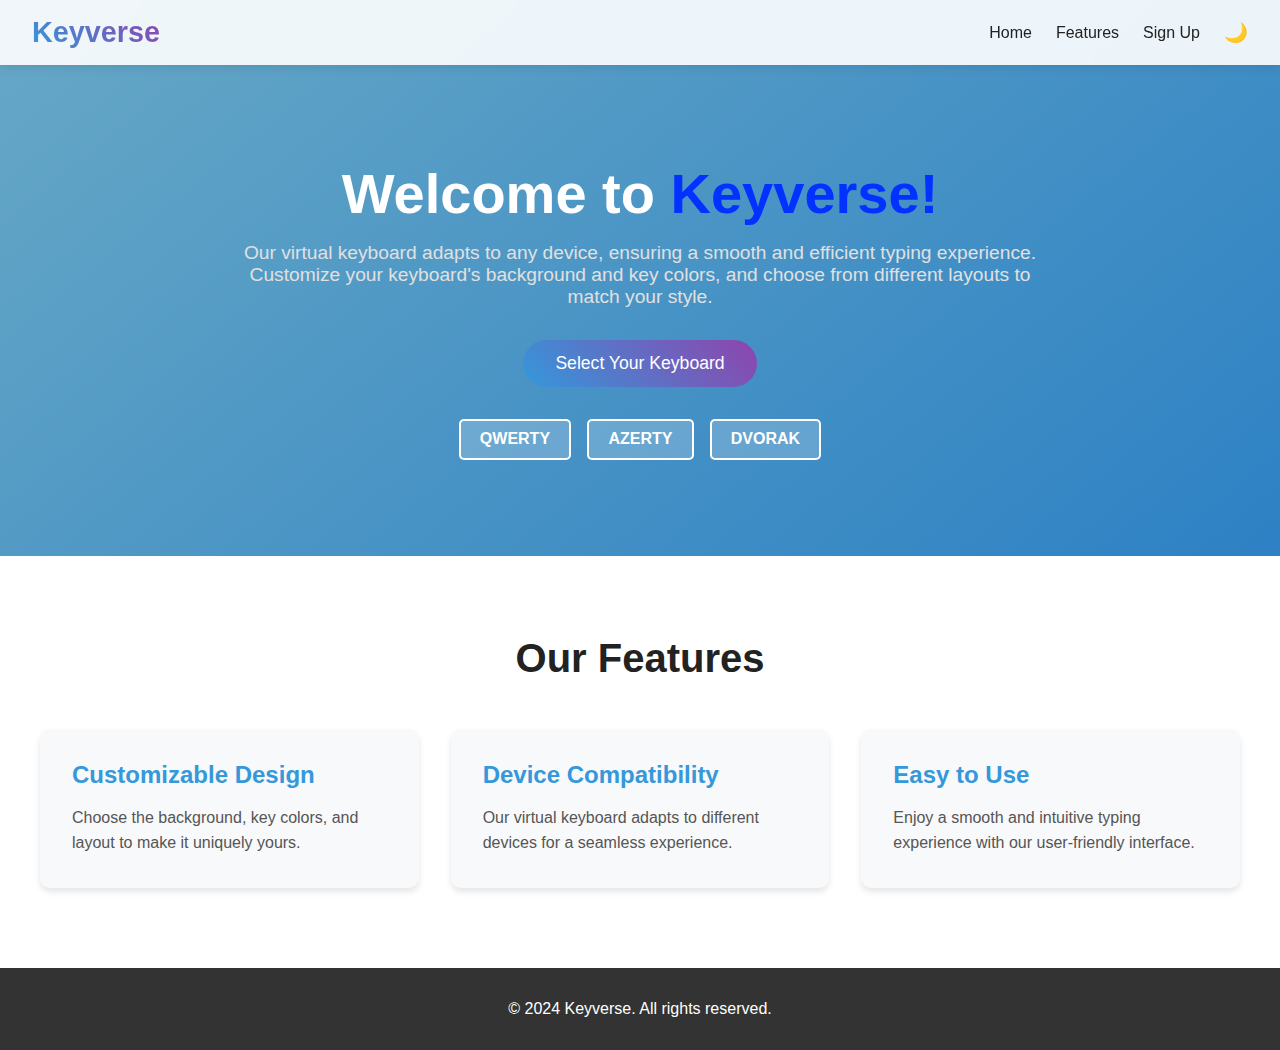
<file: index.html>
<!DOCTYPE html>
<html lang="en">
<head>
    <meta charset="UTF-8">
    <meta name="viewport" content="width=device-width, initial-scale=1.0">
    <title>Keyverse - Virtual Keyboard Project</title>
    <style>
        * {
            margin: 0;
            padding: 0;
            box-sizing: border-box;
        }

        body {
            font-family: 'Arial', sans-serif;
            min-height: 100vh;
            background: linear-gradient(to bottom right, #67a8c6, #1b75c4);
            color: #222; /* Darker text color for better contrast */
            transition: background-color 0.3s, color 0.3s;
        }

        body.dark-mode {
            background: linear-gradient(to bottom right, #1a1a2e, #16213e);
            color: #f0f0f0;
        }

        header {
            position: sticky;
            top: 0;
            z-index: 1000;
            width: 100%;
            padding: 1rem 2rem;
            background-color: rgba(255, 255, 255, 0.9);
            backdrop-filter: blur(10px);
            box-shadow: 0 2px 10px rgba(0, 0, 0, 0.1);
            display: flex;
            justify-content: space-between;
            align-items: center;
            transition: background-color 0.3s;
        }

        body.dark-mode header {
            background-color: rgba(26, 26, 46, 0.8);
            box-shadow: 0 2px 10px rgba(0, 0, 0, 0.3);
        }

        .site-name {
            font-size: 1.8rem;
            font-weight: bold;
            background: linear-gradient(45deg, #3498db, #8e44ad);
            -webkit-background-clip: text;
            -webkit-text-fill-color: transparent;
            transition: 0.3s;
        }

        body.dark-mode .site-name {
            background: linear-gradient(45deg, #5dade2, #a569bd);
            -webkit-background-clip: text;
            -webkit-text-fill-color: transparent;
        }

        nav {
            display: flex;
            gap: 1.5rem;
            align-items: center;
        }

        nav a {
            color: #222; /* Darker link color for better contrast */
            text-decoration: none;
            font-size: 1rem;
            transition: color 0.3s;
        }

        body.dark-mode nav a {
            color: #f0f0f0;
        }

        nav a:hover {
            color: #3498db;
        }

        #night-mode-toggle {
            background: none;
            border: none;
            cursor: pointer;
            font-size: 1.2rem;
            color: #222; /* Darker toggle color for better contrast */
            transition: color 0.3s;
        }

        body.dark-mode #night-mode-toggle {
            color: #f0f0f0;
        }

        .hero {
            position: relative;
            padding: 6rem 2rem;
            text-align: center;
            overflow: hidden;
        }

        .hero::before {
            content: '';
            position: absolute;
            top: 0;
            left: 0;
            right: 0;
            bottom: 0;
            background: url('https://source.unsplash.com/1600x900/?keyboard,technology') center/cover no-repeat;
            filter: brightness(0.3);
            z-index: -1;
        }

        .hero h1 {
            font-size: 3.5rem;
            margin-bottom: 1rem;
            color: #fff;
            animation: fadeInDown 1s ease-out;
        }

        .hero p {
            font-size: 1.2rem;
            max-width: 800px;
            margin: 0 auto 2rem;
            color: #e0e0e0; /* Slightly darker text for better contrast */
        }

        .cta-button {
            display: inline-block;
            padding: 0.8rem 2rem;
            font-size: 1.1rem;
            color: #fff;
            background: linear-gradient(45deg, #3498db, #8e44ad);
            border: none;
            border-radius: 50px;
            cursor: pointer;
            transition: transform 0.3s, box-shadow 0.3s;
            text-decoration: none;
        }

        .cta-button:hover {
            transform: translateY(-3px);
            box-shadow: 0 4px 15px rgba(52, 152, 219, 0.4);
        }

        .keyboard-buttons {
            display: flex;
            justify-content: center;
            gap: 1rem;
            margin-top: 2rem;
        }

        .keyboard-btn {
            padding: 0.6rem 1.2rem;
            font-size: 1rem;
            font-weight: bold;
            color: #fff;
            background-color: rgba(255, 255, 255, 0.2);
            border: 2px solid #fff;
            border-radius: 5px;
            cursor: pointer;
            transition: all 0.3s ease;
            text-decoration: none;
        }

        .keyboard-btn:hover {
            background-color: rgba(255, 255, 255, 0.3);
            transform: translateY(-2px);
        }

        .features {
            padding: 5rem 2rem;
            background-color: #fff;
            transition: background-color 0.3s;
        }

        body.dark-mode .features {
            background-color: #16213e;
        }

        .features h2 {
            text-align: center;
            font-size: 2.5rem;
            margin-bottom: 3rem;
            color: #222; /* Darker heading color for better contrast */
        }

        body.dark-mode .features h2 {
            color: #f0f0f0;
        }

        .feature-grid {
            display: grid;
            grid-template-columns: repeat(auto-fit, minmax(250px, 1fr));
            gap: 2rem;
            max-width: 1200px;
            margin: 0 auto;
        }

        .feature {
            background-color: #f8f9fa;
            padding: 2rem;
            border-radius: 10px;
            box-shadow: 0 4px 6px rgba(0, 0, 0, 0.1);
            transition: transform 0.3s, box-shadow 0.3s, background-color 0.3s;
        }

        body.dark-mode .feature {
            background-color: #1a1a2e;
            box-shadow: 0 4px 6px rgba(255, 255, 255, 0.1);
        }

        .feature:hover {
            transform: translateY(-5px);
            box-shadow: 0 6px 12px rgba(0, 0, 0, 0.15);
        }

        .feature h3 {
            font-size: 1.5rem;
            margin-bottom: 1rem;
            color: #3498db;
        }

        .feature p {
            color: #555; /* Darker text color for better contrast */
            line-height: 1.6;
        }

        body.dark-mode .feature p {
            color: #ccc;
        }

        footer {
            background-color: #333;
            color: #fff;
            text-align: center;
            padding: 2rem;
            transition: background-color 0.3s;
        }

        body.dark-mode footer {
            background-color: #0d1117;
        }

        @keyframes fadeInDown {
            from {
                opacity: 0;
                transform: translateY(-20px);
            }
            to {
                opacity: 1;
                transform: translateY(0);
            }
        }

        @media (max-width: 768px) {
            .hero h1 {
                font-size: 2.5rem;
            }

            .hero p {
                font-size: 1rem;
            }

            .feature-grid {
                grid-template-columns: 1fr;
            }
        }
    </style>
</head>
<body>
    <header>
        <div class="site-name">Keyverse</div>
        <nav>
            <a href="#">Home</a>
            <a href="#features">Features</a>
            <a href="signup.html" id="sign-up-link">Sign Up</a>
            <button id="night-mode-toggle">🌙</button>
        </nav>
    </header>

    <section class="hero">
        <h1>Welcome to <span style="color: rgb(3, 49, 255);">Keyverse!</span></h1>
        <p>Our virtual keyboard adapts to any device, ensuring a smooth and efficient typing experience. Customize your keyboard's background and key colors, and choose from different layouts to match your style.</p>
        <a href="#" class="cta-button">Select Your Keyboard</a>
        <div class="keyboard-buttons">
            <a href="QWERTYD1.html" class="keyboard-btn">QWERTY</a>
            <a href="AZERTYD1.html" class="keyboard-btn">AZERTY</a>
            <a href="DVORAKD1.html" class="keyboard-btn">DVORAK</a>
        </div>
    </section>
    
    <section id="features" class="features">
        <h2>Our Features</h2>
        <div class="feature-grid">
            <div class="feature">
                <h3>Customizable Design</h3>
                <p>Choose the background, key colors, and layout to make it uniquely yours.</p>
            </div>
            <div class="feature">
                <h3>Device Compatibility</h3>
                <p>Our virtual keyboard adapts to different devices for a seamless experience.</p>
            </div>
            <div class="feature">
                <h3>Easy to Use</h3>
                <p>Enjoy a smooth and intuitive typing experience with our user-friendly interface.</p>
            </div>
        </div>
    </section>

    <footer>
        <p>&copy; 2024 Keyverse. All rights reserved.</p>
    </footer>

    <script>
        const nightModeToggle = document.getElementById('night-mode-toggle');
        const body = document.body;

        nightModeToggle.addEventListener('click', () => {
            body.classList.toggle('dark-mode');
            nightModeToggle.textContent = body.classList.contains('dark-mode') ? '☀️' : '🌙';
        });

        // Smooth scroll for navigation links
        document.querySelectorAll('a[href^="#"]').forEach(anchor => {
            anchor.addEventListener('click', function (e) {
                e.preventDefault();
                document.querySelector(this.getAttribute('href')).scrollIntoView({
                    behavior: 'smooth'
                });
            });
        });

        // Add animation to features on scroll
        const features = document.querySelectorAll('.feature');
        const observerOptions = {
            threshold: 0.1
        };

        const observer = new IntersectionObserver((entries) => {
            entries.forEach(entry => {
                if (entry.isIntersecting) {
                    entry.target.style.opacity = '1';
                    entry.target.style.transform = 'translateY(0)';
                }
            });
        }, observerOptions);

        features.forEach(feature => {
            feature.style.opacity = '0';
            feature.style.transform = 'translateY(20px)';
            feature.style.transition = 'opacity 0.5s, transform 0.5s';
            observer.observe(feature);
        });
    </script>
</body>
</html>
</file>
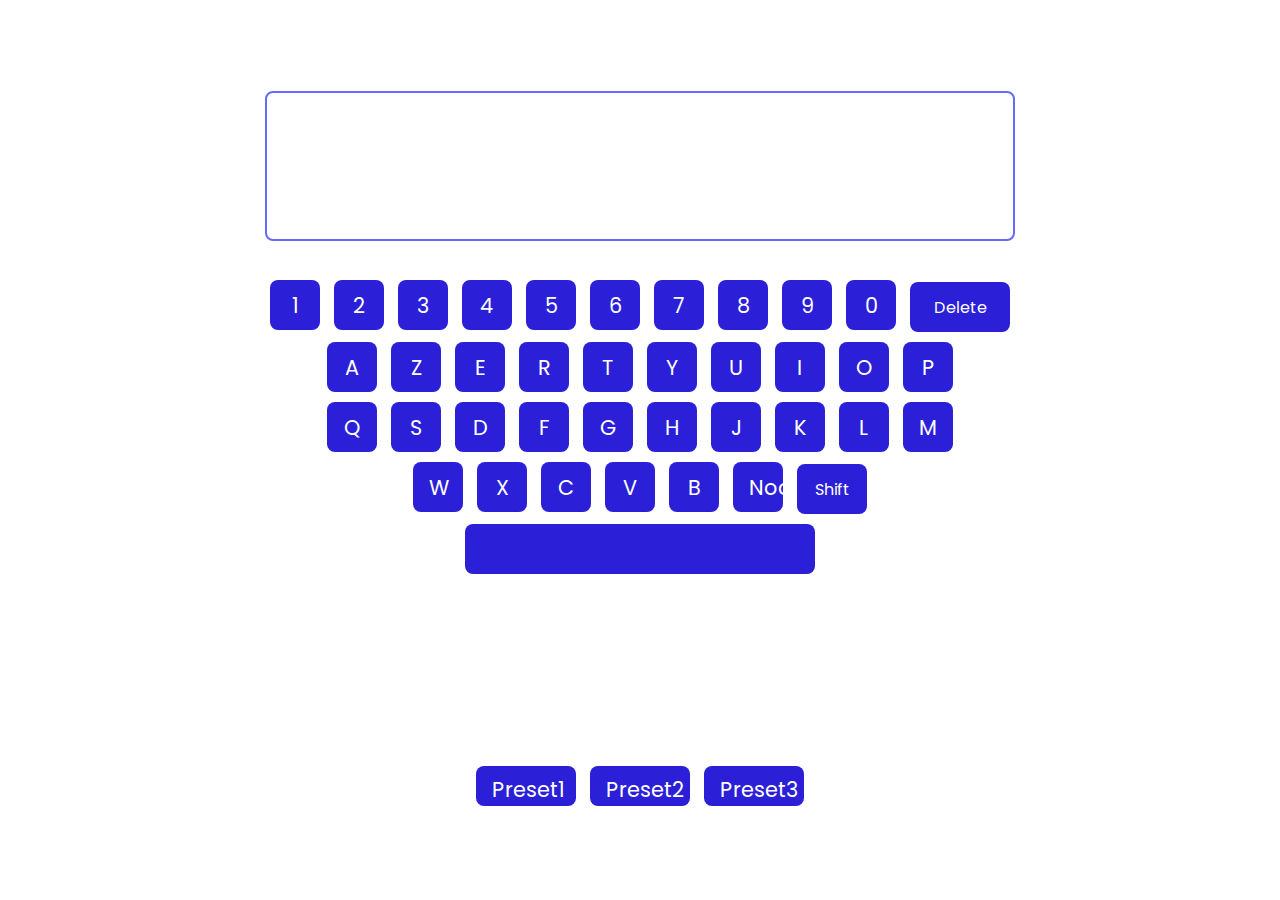
<file: AZERTYD1.html>
<!DOCTYPE html>
<html lang="en">
<head>
  <meta charset="UTF-8">
  <meta name="viewport" content="width=device-width, initial-scale=1.0">
  <title>FEE_PROJECT</title>
  <link rel="stylesheet" href="AZERTYD1.css">

<body>
  <div class="container">
    <div class="textarea"> <textarea></textarea></div>
    <div class="keyboard">
      <div class="row">
        <button class="btn">1</button>
        <button class="btn">2</button>
        <button class="btn">3</button>
        <button class="btn">4</button>
        <button class="btn">5</button>
        <button class="btn">6</button>
        <button class="btn">7</button>
        <button class="btn">8</button>
        <button class="btn">9</button>
        <button class="btn">0</button>
        <button class="delete">Delete</button>
      </div>
      <div class="row">
        <button class="btn">A</button>
        <button class="btn">Z</button>
        <button class="btn">E</button>
        <button class="btn">R</button>
        <button class="btn">T</button>
        <button class="btn">Y</button>
        <button class="btn">U</button>
        <button class="btn">I</button>
        <button class="btn">O</button>
        <button class="btn">P</button>
      </div>
      <div class="row">
        <button class="btn">Q</button>
        <button class="btn">S</button>
        <button class="btn">D</button>
        <button class="btn">F</button>
        <button class="btn">G</button>
        <button class="btn">H</button>
        <button class="btn">J</button>
        <button class="btn">K</button>
        <button class="btn">L</button>
        <button class="btn">M</button>
      </div>
      <div class="row">
        <button class="btn">W</button>
        <button class="btn">X</button>
        <button class="btn">C</button>
        <button class="btn">V</button>
        <button class="btn">B</button>
        <button class="btn">Noooo</button>
        
        <button class="shift">Shift</button>
      </div>
      <div class="row">
        <button class="space"></button>
      </div>
    </div>
  </div>
  <div id="designs">
  <button id="design1" style="width:100px; height: 40px;">Preset1</button>
  <a href="AZERTYD2.html"><button id="design2" style="width: 100px; height: 40px;">Preset2</button></a>
  <a href="AZERTYD3.html"><button id="design3" style="width: 100px; height: 40px;">Preset3</button></a>
</div>
<audio id="keyClickSound" src="https://www.fesliyanstudios.com/play-mp3/641"></audio>

<script src="keyboard.js"></script>
</body>
</html>
</file>
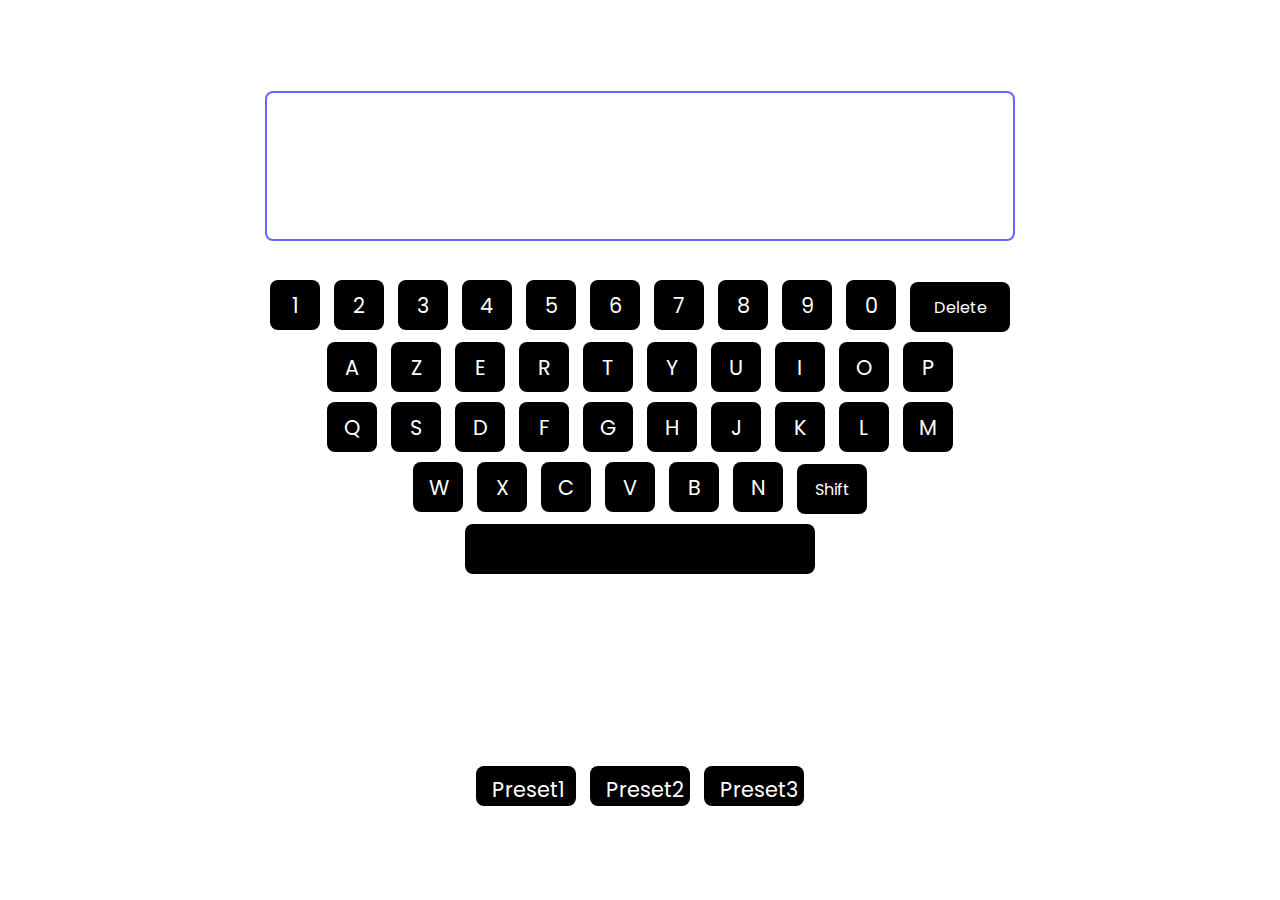
<file: AZERTYD2.html>
<!DOCTYPE html>
<html lang="en">
<head>
  <meta charset="UTF-8">
  <meta name="viewport" content="width=device-width, initial-scale=1.0">
  <title>FEE_PROJECT</title>
  <link rel="stylesheet" href="AZERTYD2.css">

</head>
<body>
  <div class="container">
    <div class="textarea"> <textarea></textarea></div>
    <div class="keyboard">
      <div class="row">
        <button class="btn">1</button>
        <button class="btn">2</button>
        <button class="btn">3</button>
        <button class="btn">4</button>
        <button class="btn">5</button>
        <button class="btn">6</button>
        <button class="btn">7</button>
        <button class="btn">8</button>
        <button class="btn">9</button>
        <button class="btn">0</button>
        <button class="delete">Delete</button>
      </div>
      <div class="row">
        <button class="btn">A</button>
        <button class="btn">Z</button>
        <button class="btn">E</button>
        <button class="btn">R</button>
        <button class="btn">T</button>
        <button class="btn">Y</button>
        <button class="btn">U</button>
        <button class="btn">I</button>
        <button class="btn">O</button>
        <button class="btn">P</button>
      </div>
      <div class="row">
        <button class="btn">Q</button>
        <button class="btn">S</button>
        <button class="btn">D</button>
        <button class="btn">F</button>
        <button class="btn">G</button>
        <button class="btn">H</button>
        <button class="btn">J</button>
        <button class="btn">K</button>
        <button class="btn">L</button>
        <button class="btn">M</button>
      </div>
      <div class="row">
        <button class="btn">W</button>
        <button class="btn">X</button>
        <button class="btn">C</button>
        <button class="btn">V</button>
        <button class="btn">B</button>
        <button class="btn">N</button>
        
        <button class="shift">Shift</button>
      </div>
      <div class="row">
        <button class="space"></button>
      </div>
    </div>
  </div>
  <div id="designs">
    <a href="AZERTYD1.html"><button id="design1" style="width:100px; height: 40px;">Preset1</button></a>
  <button id="design2" style="width: 100px; height: 40px;">Preset2</button>
  <a href="AZERTYD3.html"><button id="design3" style="width: 100px; height: 40px;">Preset3</button></a>
</div>
<audio id="keyClickSound" src="https://www.fesliyanstudios.com/play-mp3/641"></audio>

<script src="keyboard.js"></script>
</body>
</html>
</file>
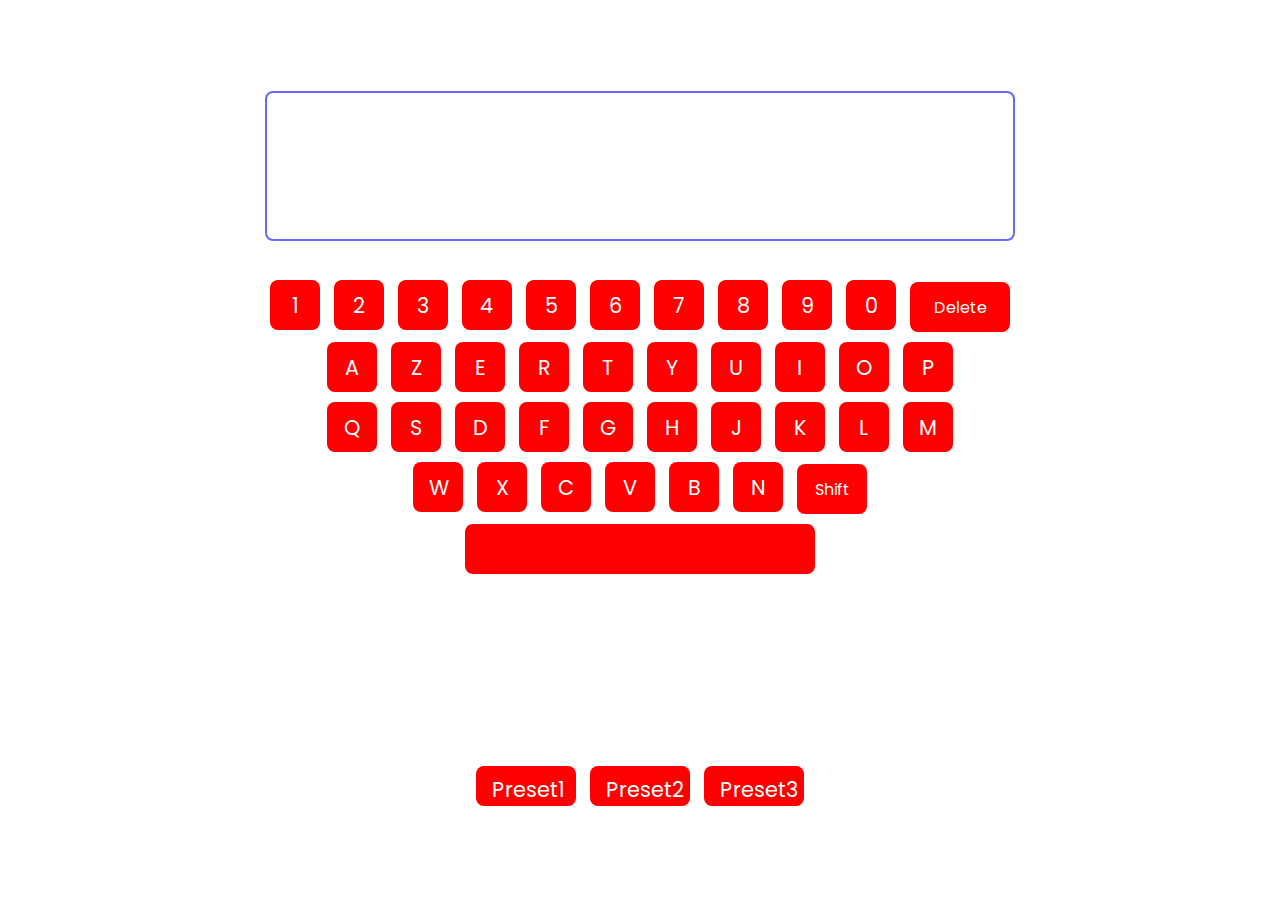
<file: AZERTYD3.html>
<!DOCTYPE html>
<html lang="en">
<head>
  <meta charset="UTF-8">
  <meta name="viewport" content="width=device-width, initial-scale=1.0">
  <title>FEE_PROJECT</title>
  <link rel="stylesheet" href="AZERTYD3.css">

</head>
<body>
  <div class="container">
    <div class="textarea"> <textarea></textarea></div>
    <div class="keyboard">
      <div class="row">
        <button class="btn">1</button>
        <button class="btn">2</button>
        <button class="btn">3</button>
        <button class="btn">4</button>
        <button class="btn">5</button>
        <button class="btn">6</button>
        <button class="btn">7</button>
        <button class="btn">8</button>
        <button class="btn">9</button>
        <button class="btn">0</button>
        <button class="delete">Delete</button>
      </div>
      <div class="row">
        <button class="btn">A</button>
        <button class="btn">Z</button>
        <button class="btn">E</button>
        <button class="btn">R</button>
        <button class="btn">T</button>
        <button class="btn">Y</button>
        <button class="btn">U</button>
        <button class="btn">I</button>
        <button class="btn">O</button>
        <button class="btn">P</button>
      </div>
      <div class="row">
        <button class="btn">Q</button>
        <button class="btn">S</button>
        <button class="btn">D</button>
        <button class="btn">F</button>
        <button class="btn">G</button>
        <button class="btn">H</button>
        <button class="btn">J</button>
        <button class="btn">K</button>
        <button class="btn">L</button>
        <button class="btn">M</button>
      </div>
      <div class="row">
        <button class="btn">W</button>
        <button class="btn">X</button>
        <button class="btn">C</button>
        <button class="btn">V</button>
        <button class="btn">B</button>
        <button class="btn">N</button>
        
        <button class="shift">Shift</button>
      </div>
      <div class="row">
        <button class="space"></button>
      </div>
    </div>
  </div>
  <div id="designs">
    <a href="AZERTYD1.html"><button id="design1" style="width:100px; height: 40px;">Preset1</button></a>
  <a href="AZERTYD2.html"><button id="design2" style="width: 100px; height: 40px;">Preset2</button></a>
  <button id="design3" style="width: 100px; height: 40px;">Preset3</button>
</div>
<audio id="keyClickSound" src="https://www.fesliyanstudios.com/play-mp3/641"></audio>

<script src="keyboard.js"></script>
</body>
</html>
</file>
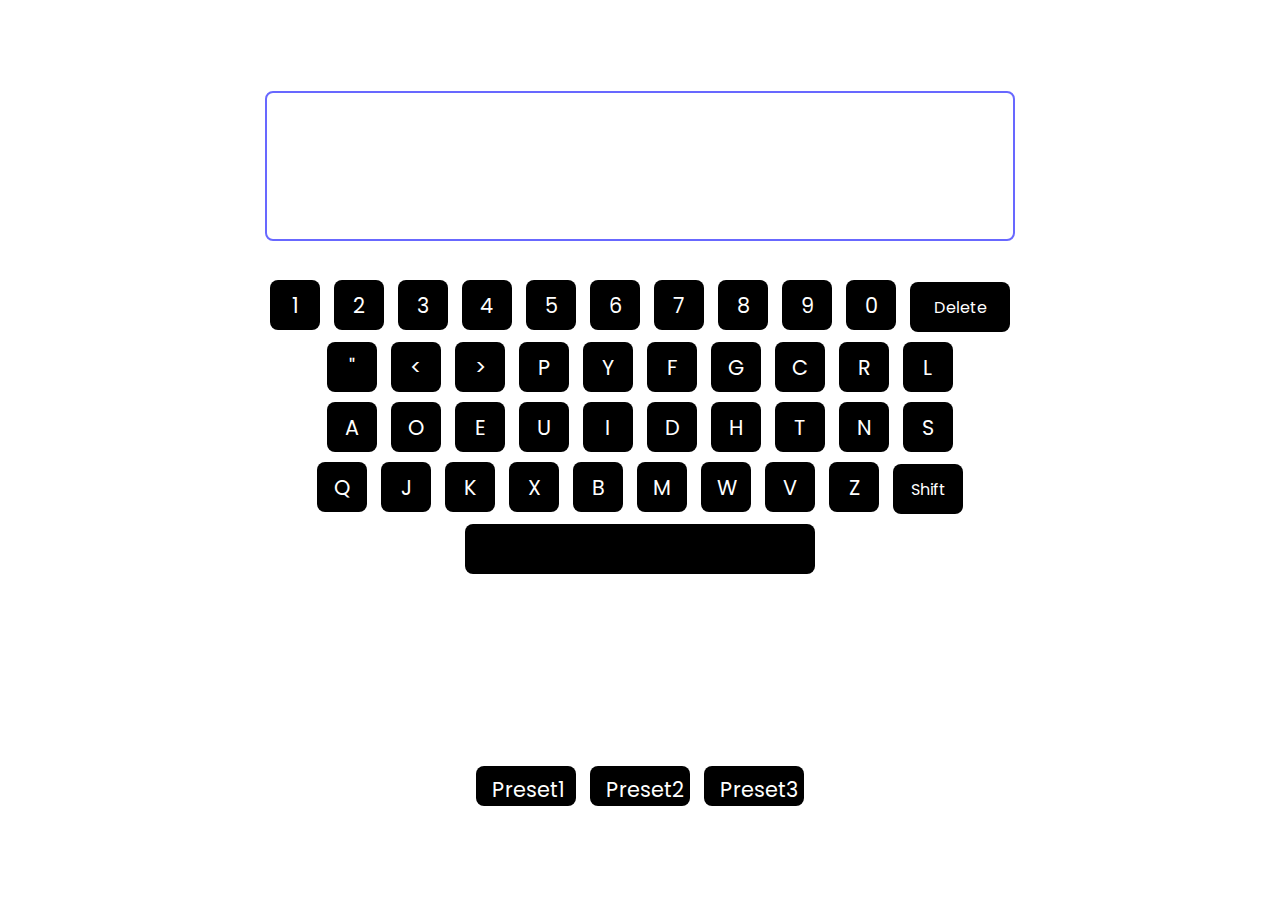
<file: DVORAKD1.html>
<!DOCTYPE html>
<html lang="en">
<head>
  <meta charset="UTF-8">
  <meta name="viewport" content="width=device-width, initial-scale=1.0">
  <title>FEE_PROJECT</title>
  <link rel="stylesheet" href="DVORAKD1.css">

</head>
<body>
  <div class="container">
    <div class="textarea"> <textarea></textarea></div>
    <div class="keyboard">
      <div class="row">
        <button class="btn">1</button>
        <button class="btn">2</button>
        <button class="btn">3</button>
        <button class="btn">4</button>
        <button class="btn">5</button>
        <button class="btn">6</button>
        <button class="btn">7</button>
        <button class="btn">8</button>
        <button class="btn">9</button>
        <button class="btn">0</button>
        <button class="delete">Delete</button>
      </div>
      <div class="row">
        <button class="btn">" </button>
        <button class="btn"><</button>
        <button class="btn">></button>
        <button class="btn">P</button>
        <button class="btn">Y</button>
        <button class="btn">F</button>
        <button class="btn">G</button>
        <button class="btn">C</button>
        <button class="btn">R</button>
        <button class="btn">L</button>
      </div>
      <div class="row">
        <button class="btn">A</button>
        <button class="btn">O</button>
        <button class="btn">E</button>
        <button class="btn">U</button>
        <button class="btn">I</button>
        <button class="btn">D</button>
        <button class="btn">H</button>
        <button class="btn">T</button>
        <button class="btn">N</button>
        <button class="btn">S</button>
      </div>
      <div class="row">
        <button class="btn">Q</button>
        <button class="btn">J</button>
        <button class="btn">K</button>
        <button class="btn">X</button>
        <button class="btn">B</button>
        <button class="btn">M</button>
        <button class="btn">W</button>
        <button class="btn">V</button>
        <button class="btn">Z</button>
        
        <button class="shift">Shift</button>
      </div>
      <div class="row">
        <button class="space"></button>
      </div>
    </div>
  </div>
  <div id="designs">
    <button id="design1" style="width:100px; height: 40px;">Preset1</button>
    <a href="DVORAKD2.html"><button id="design2" style="width: 100px; height: 40px;">Preset2</button></a>
    <a href="DVORAKD3.html"><button id="design3" style="width: 100px; height: 40px;">Preset3</button></a>
  </div>
  <audio id="keyClickSound" src="https://www.fesliyanstudios.com/play-mp3/641"></audio>

<script src="keyboard.js"></script>
</body>
</html>
</file>
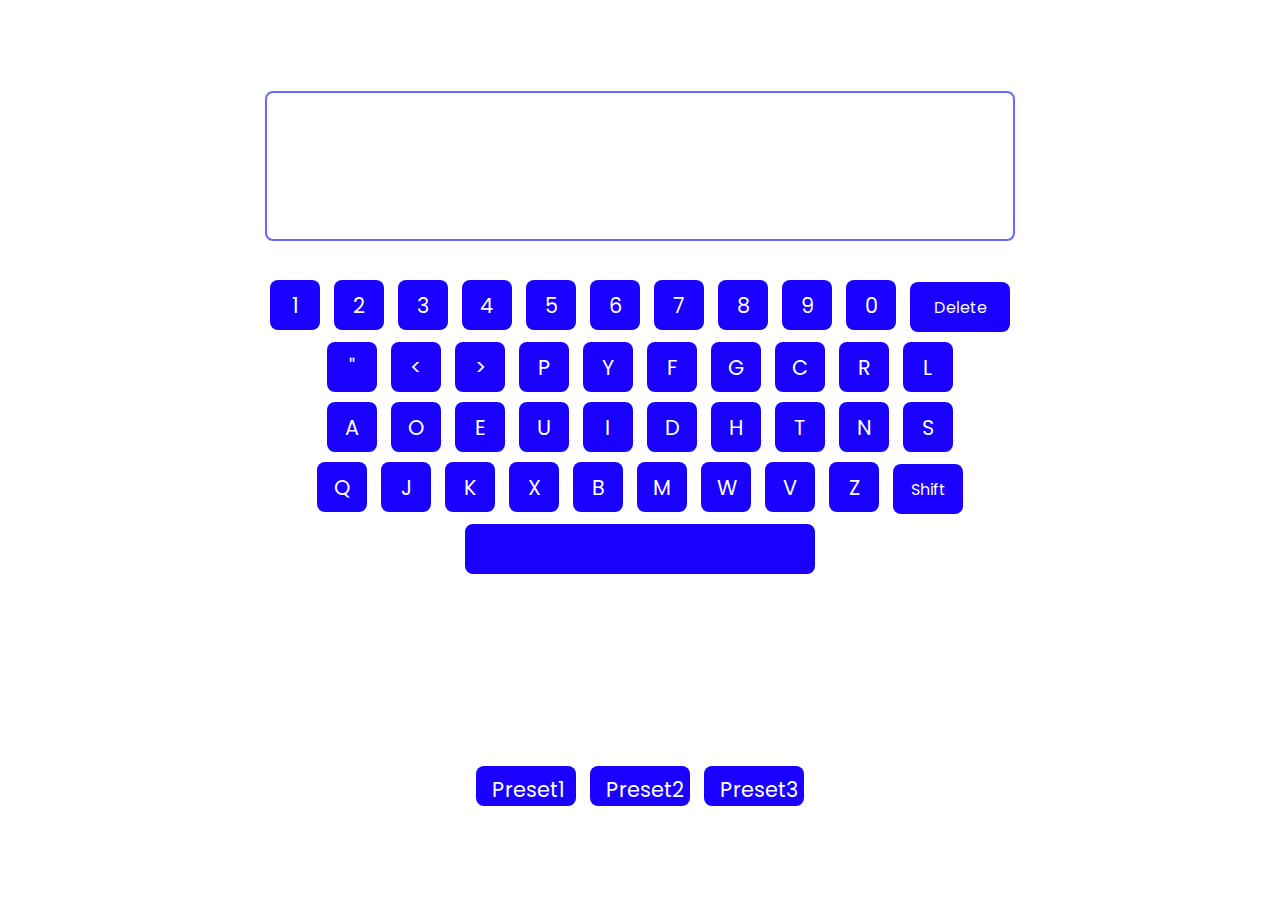
<file: DVORAKD2.html>
<!DOCTYPE html>
<html lang="en">
<head>
  <meta charset="UTF-8">
  <meta name="viewport" content="width=device-width, initial-scale=1.0">
  <title>FEE_PROJECT</title>
  <link rel="stylesheet" href="DVORAKD2.css">

</head>
<body>
  <div class="container">
    <div class="textarea"> <textarea></textarea></div>
    <div class="keyboard">
      <div class="row">
        <button class="btn">1</button>
        <button class="btn">2</button>
        <button class="btn">3</button>
        <button class="btn">4</button>
        <button class="btn">5</button>
        <button class="btn">6</button>
        <button class="btn">7</button>
        <button class="btn">8</button>
        <button class="btn">9</button>
        <button class="btn">0</button>
        <button class="delete">Delete</button>
      </div>
      <div class="row">
        <button class="btn">" </button>
        <button class="btn"><</button>
        <button class="btn">></button>
        <button class="btn">P</button>
        <button class="btn">Y</button>
        <button class="btn">F</button>
        <button class="btn">G</button>
        <button class="btn">C</button>
        <button class="btn">R</button>
        <button class="btn">L</button>
      </div>
      <div class="row">
        <button class="btn">A</button>
        <button class="btn">O</button>
        <button class="btn">E</button>
        <button class="btn">U</button>
        <button class="btn">I</button>
        <button class="btn">D</button>
        <button class="btn">H</button>
        <button class="btn">T</button>
        <button class="btn">N</button>
        <button class="btn">S</button>
      </div>
      <div class="row">
        <button class="btn">Q</button>
        <button class="btn">J</button>
        <button class="btn">K</button>
        <button class="btn">X</button>
        <button class="btn">B</button>
        <button class="btn">M</button>
        <button class="btn">W</button>
        <button class="btn">V</button>
        <button class="btn">Z</button>
        
        <button class="shift">Shift</button>
      </div>
      <div class="row">
        <button class="space"></button>
      </div>
    </div>
  </div>
  <div id="designs">
    <a href="DVORAKD1.html"><button id="design1" style="width:100px; height: 40px;">Preset1</button></a>
    <button id="design2" style="width: 100px; height: 40px;">Preset2</button>
    <a href="DVORAKD3.html"><button id="design3" style="width: 100px; height: 40px;">Preset3</button></a>
  </div>
  <audio id="keyClickSound" src="https://www.fesliyanstudios.com/play-mp3/641"></audio>

<script src="keyboard.js"></script>
</body>
</html>
</file>
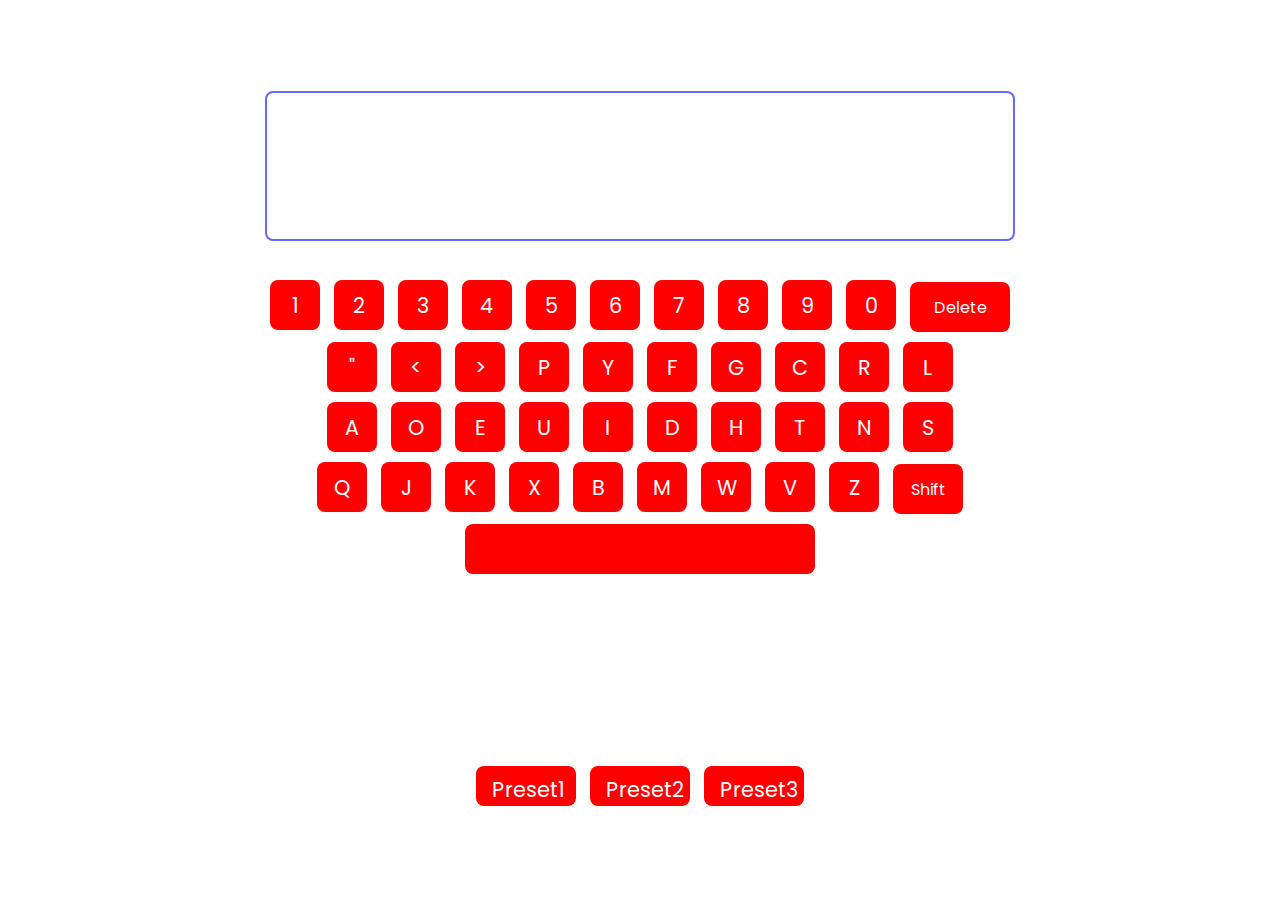
<file: DVORAKD3.html>
<!DOCTYPE html>
<html lang="en">
<head>
  <meta charset="UTF-8">
  <meta name="viewport" content="width=device-width, initial-scale=1.0">
  <title>FEE_PROJECT</title>
  <link rel="stylesheet" href="DVORAKD3.css">

</head>
<body>
  <div class="container">
    <div class="textarea"> <textarea></textarea></div>
    <div class="keyboard">
      <div class="row">
        <button class="btn">1</button>
        <button class="btn">2</button>
        <button class="btn">3</button>
        <button class="btn">4</button>
        <button class="btn">5</button>
        <button class="btn">6</button>
        <button class="btn">7</button>
        <button class="btn">8</button>
        <button class="btn">9</button>
        <button class="btn">0</button>
        <button class="delete">Delete</button>
      </div>
      <div class="row">
        <button class="btn">" </button>
        <button class="btn"><</button>
        <button class="btn">></button>
        <button class="btn">P</button>
        <button class="btn">Y</button>
        <button class="btn">F</button>
        <button class="btn">G</button>
        <button class="btn">C</button>
        <button class="btn">R</button>
        <button class="btn">L</button>
      </div>
      <div class="row">
        <button class="btn">A</button>
        <button class="btn">O</button>
        <button class="btn">E</button>
        <button class="btn">U</button>
        <button class="btn">I</button>
        <button class="btn">D</button>
        <button class="btn">H</button>
        <button class="btn">T</button>
        <button class="btn">N</button>
        <button class="btn">S</button>
      </div>
      <div class="row">
        <button class="btn">Q</button>
        <button class="btn">J</button>
        <button class="btn">K</button>
        <button class="btn">X</button>
        <button class="btn">B</button>
        <button class="btn">M</button>
        <button class="btn">W</button>
        <button class="btn">V</button>
        <button class="btn">Z</button>
        
        <button class="shift">Shift</button>
      </div>
      <div class="row">
        <button class="space"></button>
      </div>
    </div>
  </div>
  <div id="designs">
    <a href="DVORAKD1.html"><button id="design1" style="width:100px; height: 40px;">Preset1</button></a>
    <a href="DVORAKD2.html"><button id="design2" style="width: 100px; height: 40px;">Preset2</button></a>
    <button id="design3" style="width: 100px; height: 40px;">Preset3</button>
  </div>
  <audio id="keyClickSound" src="https://www.fesliyanstudios.com/play-mp3/641"></audio>

<script src="keyboard.js"></script>
</body>
</html>
</file>
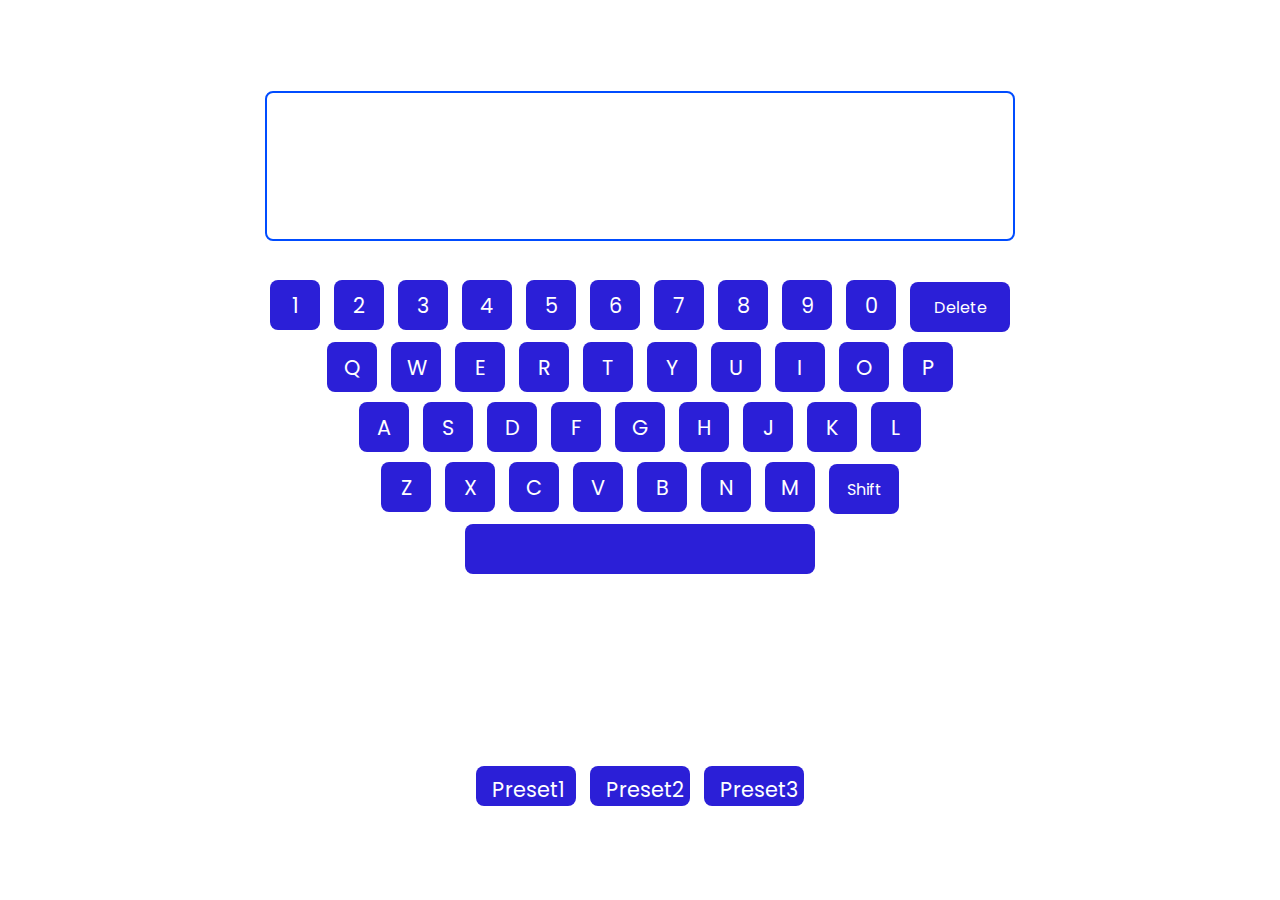
<file: QWERTYD1.html>
<!DOCTYPE html>
<html lang="en">
<head>
  <meta charset="UTF-8">
  <meta name="viewport" content="width=device-width, initial-scale=1.0">
  <title>FEE_PROJECT</title>
  <link rel="stylesheet" href="QWERTYD1.css">
  <!-- <script src="INPUT.js" defer></script> -->
  

</head>
<body>
  <div class="container">
    <div class="textarea"> <textarea></textarea></div>
    <div class="keyboard">
      <div class="row">
        <button class="btn">1</button>
        <button class="btn">2</button>
        <button class="btn">3</button>
        <button class="btn">4</button>
        <button class="btn">5</button>
        <button class="btn">6</button>
        <button class="btn">7</button>
        <button class="btn">8</button>
        <button class="btn">9</button>
        <button class="btn">0</button>
        <button class="delete">Delete</button>
      </div>
      <div class="row">
        <button class="btn">Q</button>
        <button class="btn">W</button>
        <button class="btn">E</button>
        <button class="btn">R</button>
        <button class="btn">T</button>
        <button class="btn">Y</button>
        <button class="btn">U</button>
        <button class="btn">I</button>
        <button class="btn">O</button>
        <button class="btn">P</button>
      </div>
      <div class="row">
        <button class="btn">A</button>
        <button class="btn">S</button>
        <button class="btn">D</button>
        <button class="btn">F</button>
        <button class="btn">G</button>
        <button class="btn">H</button>
        <button class="btn">J</button>
        <button class="btn">K</button>
        <button class="btn">L</button>
      </div>
      <div class="row">
        <button class="btn">Z</button>
        <button class="btn">X</button>
        <button class="btn">C</button>
        <button class="btn">V</button>
        <button class="btn">B</button>
        <button class="btn">N</button>
        <button class="btn">M</button>
        <button class="shift">Shift</button>
      </div>
      <div class="row">
        <button class="space"></button>
      </div>
    </div>
  </div>

  
<div id="designs">
  <button id="design1" style="width:100px; height: 40px;">Preset1</button>
  <a href="QWERTYD2.html"><button id="design2" style="width: 100px; height: 40px;">Preset2</button></a>
  <a href="QWERTYD3.html"><button id="design3" style="width: 100px; height: 40px;">Preset3</button></a>
</div>
<!-- <audio id="keyClickSound" src="https://www.soundjay.com/buttons/sounds/button-10.mp3"></audio> -->
<audio id="keyClickSound" src="https://www.fesliyanstudios.com/play-mp3/641"></audio>

<script src="keyboard.js"></script>
</body>
</html>
</file>
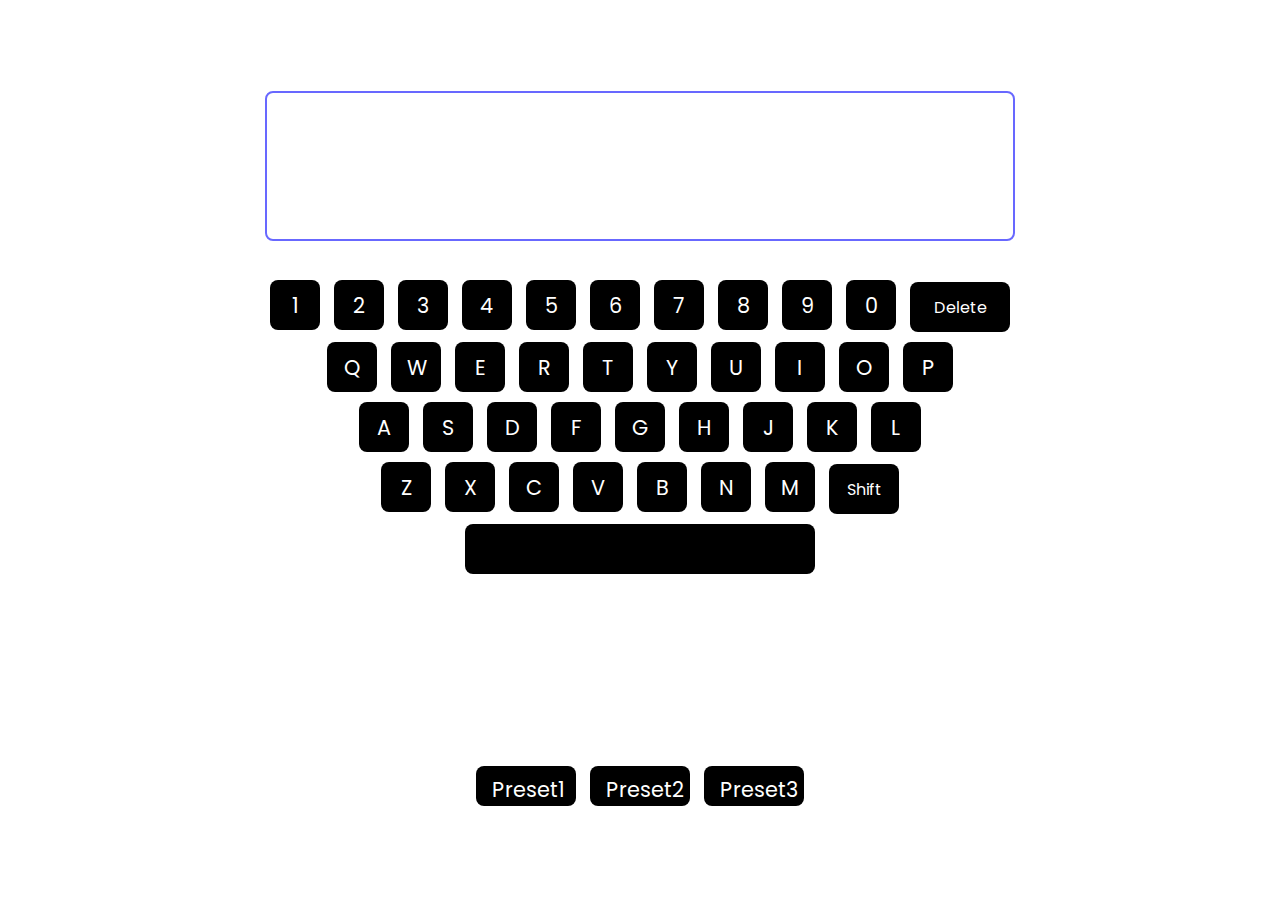
<file: QWERTYD2.html>
<!DOCTYPE html>
<html lang="en">
<head>
  <meta charset="UTF-8">
  <meta name="viewport" content="width=device-width, initial-scale=1.0">
  <title>FEE_PROJECT</title>
  <link rel="stylesheet" href="QWERTYD2.css">

</head>
<body>
  <div class="container">
    <div class="textarea"> <textarea></textarea></div>
    <div class="keyboard">
      <div class="row">
        <button class="btn">1</button>
        <button class="btn">2</button>
        <button class="btn">3</button>
        <button class="btn">4</button>
        <button class="btn">5</button>
        <button class="btn">6</button>
        <button class="btn">7</button>
        <button class="btn">8</button>
        <button class="btn">9</button>
        <button class="btn">0</button>
        <button class="delete">Delete</button>
      </div>
      <div class="row">
        <button class="btn">Q</button>
        <button class="btn">W</button>
        <button class="btn">E</button>
        <button class="btn">R</button>
        <button class="btn">T</button>
        <button class="btn">Y</button>
        <button class="btn">U</button>
        <button class="btn">I</button>
        <button class="btn">O</button>
        <button class="btn">P</button>
      </div>
      <div class="row">
        <button class="btn">A</button>
        <button class="btn">S</button>
        <button class="btn">D</button>
        <button class="btn">F</button>
        <button class="btn">G</button>
        <button class="btn">H</button>
        <button class="btn">J</button>
        <button class="btn">K</button>
        <button class="btn">L</button>
      </div>
      <div class="row">
        <button class="btn">Z</button>
        <button class="btn">X</button>
        <button class="btn">C</button>
        <button class="btn">V</button>
        <button class="btn">B</button>
        <button class="btn">N</button>
        <button class="btn">M</button>
        <button class="shift">Shift</button>
      </div>
      <div class="row">
        <button class="space"></button>
      </div>
    </div>
  </div>
  <div id="designs">
    <a href="QWERTYD1.html"><button id="design1" style="width:100px; height: 40px;">Preset1</button></a>
    <button id="design2" style="width: 100px; height: 40px;">Preset2</button>
    <a href="QWERTYD3.html"><button id="design3" style="width: 100px; height: 40px;">Preset3</button></a>
  </div>
  <audio id="keyClickSound" src="https://www.fesliyanstudios.com/play-mp3/641"></audio>

<script src="keyboard.js"></script>
</body>
</html>
</file>
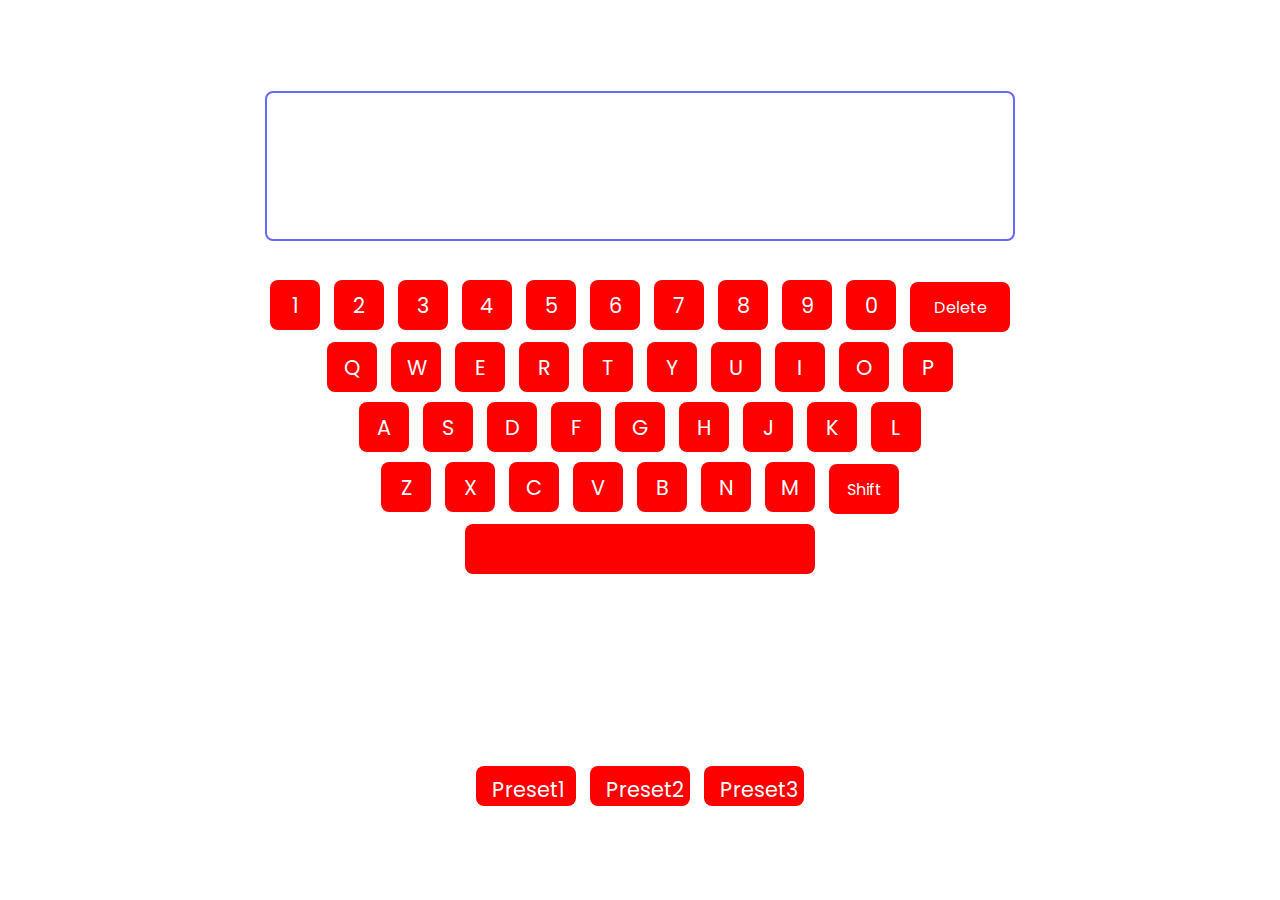
<file: QWERTYD3.html>
<!DOCTYPE html>
<html lang="en">
<head>
  <meta charset="UTF-8">
  <meta name="viewport" content="width=device-width, initial-scale=1.0">
  <title>FEE_PROJECT</title>
  <link rel="stylesheet" href="QWERTYD3.css">

</head>
<body>
  <div class="container">
    <div class="textarea"> <textarea></textarea></div>
    <div class="keyboard">
      <div class="row">
        <button class="btn">1</button>
        <button class="btn">2</button>
        <button class="btn">3</button>
        <button class="btn">4</button>
        <button class="btn">5</button>
        <button class="btn">6</button>
        <button class="btn">7</button>
        <button class="btn">8</button>
        <button class="btn">9</button>
        <button class="btn">0</button>
        <button class="delete">Delete</button>
      </div>
      <div class="row">
        <button class="btn">Q</button>
        <button class="btn">W</button>
        <button class="btn">E</button>
        <button class="btn">R</button>
        <button class="btn">T</button>
        <button class="btn">Y</button>
        <button class="btn">U</button>
        <button class="btn">I</button>
        <button class="btn">O</button>
        <button class="btn">P</button>
      </div>
      <div class="row">
        <button class="btn">A</button>
        <button class="btn">S</button>
        <button class="btn">D</button>
        <button class="btn">F</button>
        <button class="btn">G</button>
        <button class="btn">H</button>
        <button class="btn">J</button>
        <button class="btn">K</button>
        <button class="btn">L</button>
      </div>
      <div class="row">
        <button class="btn">Z</button>
        <button class="btn">X</button>
        <button class="btn">C</button>
        <button class="btn">V</button>
        <button class="btn">B</button>
        <button class="btn">N</button>
        <button class="btn">M</button>
        <button class="shift">Shift</button>
      </div>
      <div class="row">
        <button class="space"></button>
      </div>
    </div>
  </div>
  <div id="designs">
    <a href="QWERTYD1.html"><button id="design1" style="width:100px; height: 40px;">Preset1</button></a>
    <a href="QWERTYD2.html"><button id="design2" style="width: 100px; height: 40px;">Preset2</button></a>
    <button id="design3" style="width: 100px; height: 40px;">Preset3</button>
  </div>
  <audio id="keyClickSound" src="https://www.fesliyanstudios.com/play-mp3/641"></audio>

<script src="keyboard.js"></script>
</body>
</html>
</file>
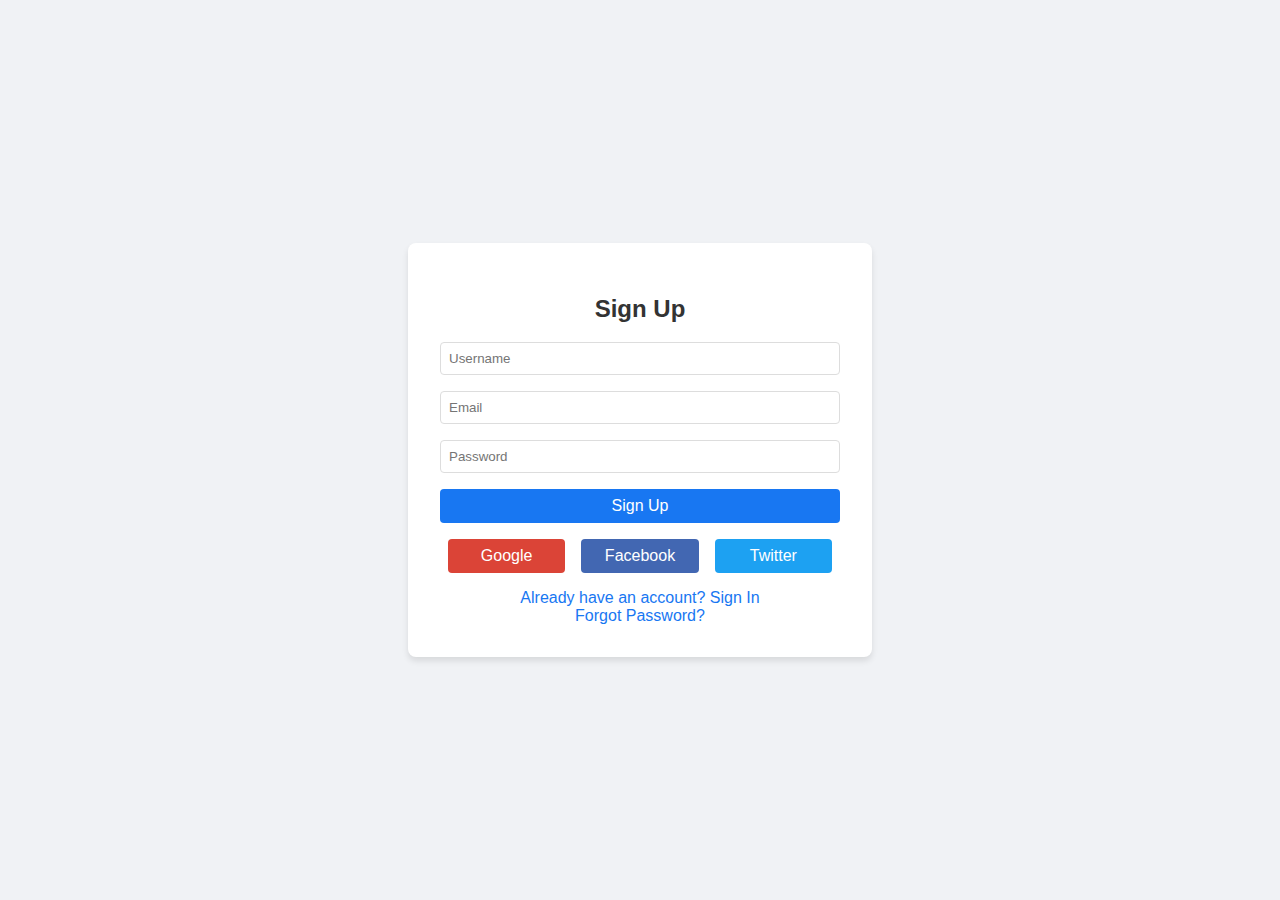
<file: signup.html>
<!DOCTYPE html>
<html lang="en">
<head>
    <meta charset="UTF-8">
    <meta name="viewport" content="width=device-width, initial-scale=1.0">
    <title>Sign Up / Sign In</title>
    <style>
        body {
            font-family: Arial, sans-serif;
            background-color: #f0f2f5;
            display: flex;
            justify-content: center;
            align-items: center;
            height: 100vh;
            margin: 0;
        }
        .container {
            background-color: white;
            padding: 2rem;
            border-radius: 8px;
            box-shadow: 0 4px 6px rgba(0, 0, 0, 0.1);
            width: 100%;
            max-width: 400px;
        }
        h2 {
            text-align: center;
            color: #333;
        }
        form {
            display: flex;
            flex-direction: column;
        }
        input {
            margin-bottom: 1rem;
            padding: 0.5rem;
            border: 1px solid #ddd;
            border-radius: 4px;
        }
        button {
            background-color: #1877f2;
            color: white;
            padding: 0.5rem;
            border: none;
            border-radius: 4px;
            cursor: pointer;
            font-size: 1rem;
        }
        button:hover {
            background-color: #166fe5;
        }
        .social-buttons {
            display: flex;
            justify-content: space-between;
            margin-top: 1rem;
        }
        .social-button {
            flex: 1;
            margin: 0 0.5rem;
            padding: 0.5rem;
            border: none;
            border-radius: 4px;
            cursor: pointer;
            font-size: 1rem;
            color: white;
        }
        .google { background-color: #db4437; }
        .facebook { background-color: #4267B2; }
        .twitter { background-color: #1DA1F2; }
        .links {
            text-align: center;
            margin-top: 1rem;
        }
        .links a {
            color: #1877f2;
            text-decoration: none;
        }
        .links a:hover {
            text-decoration: underline;
        }
    </style>
</head>
<body>
    <div class="container">
        <h2 id="formTitle">Sign Up</h2>
        <form id="authForm">
            <input type="text" id="username" placeholder="Username" required>
            <input type="email" id="email" placeholder="Email" required>
            <input type="password" id="password" placeholder="Password" required>
            <button type="submit">Sign Up</button>
        </form>
        <div class="social-buttons">
            <button class="social-button google">Google</button>
            <button class="social-button facebook">Facebook</button>
            <button class="social-button twitter">Twitter</button>
        </div>
        <div class="links">
            <a href="#" id="toggleAuth">Already have an account? Sign In</a>
            <br>
            <a href="#" id="forgotPassword">Forgot Password?</a>
        </div>
    </div>

    <script>
        const formTitle = document.getElementById('formTitle');
        const authForm = document.getElementById('authForm');
        const toggleAuth = document.getElementById('toggleAuth');
        const usernameInput = document.getElementById('username');
        const emailInput = document.getElementById('email');
        const passwordInput = document.getElementById('password');
        const forgotPassword = document.getElementById('forgotPassword');

        let isSignUp = true;

        toggleAuth.addEventListener('click', (e) => {
            e.preventDefault();
            isSignUp = !isSignUp;
            formTitle.textContent = isSignUp ? 'Sign Up' : 'Sign In';
            authForm.querySelector('button').textContent = isSignUp ? 'Sign Up' : 'Sign In';
            toggleAuth.textContent = isSignUp ? 'Already have an account? Sign In' : 'Don\'t have an account? Sign Up';
            usernameInput.style.display = isSignUp ? 'block' : 'none';
            emailInput.required = isSignUp;
        });

        authForm.addEventListener('submit', (e) => {
            e.preventDefault();
            const username = usernameInput.value;
            const email = emailInput.value;
            const password = passwordInput.value;

            if (isSignUp) {
                console.log('Sign Up:', { username, email, password });
                // Add your sign-up logic here
            } else {
                console.log('Sign In:', { email, password });
                // Add your sign-in logic here
            }
        });

        forgotPassword.addEventListener('click', (e) => {
            e.preventDefault();
            console.log('Forgot Password');
            // Add your forgot password logic here
        });

        document.querySelectorAll('.social-button').forEach(button => {
            button.addEventListener('click', () => {
                console.log(`${button.textContent} Sign In`);
                // Add your social sign-in logic here
            });
        });
    </script>
</body>
</html>
</file>
<file: AZERTYD1.css>
@import url(https://fonts.googleapis.com/css?family=Poppins:100,100italic,200,200italic,300,300italic,regular,italic,500,500italic,600,600italic,700,700italic,800,800italic,900,900italic);

* {
  margin: 0;
  padding: 0;
  box-sizing: border-box;
  font-family: 'Poppins', sans-serif;
}
body {
  display: grid;
  place-items: center;
  min-height: 100vh;
  background-image: url(https://undsgn.com/wp-content/uploads/2018/04/ltotbngnzzu-uai-1600x900.jpg);
  background-size: cover;
}
.keyboard {
  display: flex;
  flex-direction: column;
  align-items: center;
}
button {
  background-color: rgb(104, 104, 255);
  border: none;
  display: inline-block;
  padding: .5rem 1rem;
  margin: .3rem;
  font-size: 1.3rem;
  color: #fff;
  width: 50px;
  height: 50px;
  border-radius: .5rem;
}
.delete,
.shift,
.space {
    font-size: 1rem;
    text-transform: capitalize;
}
.delete { width: 100px; }
.shift { width: 70px; }
.space { width: 350px; }

.textarea {
  width: 100%;
  display: flex;
  justify-content: center;
  margin-bottom: 2rem;
}
textarea {
  width: 100%;
  height: 150px;
  resize: none;
  padding: .5rem;
  font-size: 1.2rem;
  outline: none;
  border: 2px solid rgb(104, 104, 255);
  border-radius: .5rem;
}
button:hover{
  background-color: rgba(39, 24, 125, 0.626);
}
button:active, button {
	color: #ffffff;
	background: #2b1fd7;
	margin: 7px 5px 3px;
}
</file>
<file: AZERTYD2.css>
@import url(https://fonts.googleapis.com/css?family=Poppins:100,100italic,200,200italic,300,300italic,regular,italic,500,500italic,600,600italic,700,700italic,800,800italic,900,900italic);

* {
  margin: 0;
  padding: 0;
  box-sizing: border-box;
  font-family: 'Poppins', sans-serif;
}
body {
  display: grid;
  place-items: center;
  min-height: 100vh;
  background-image: url(https://cdn.vectorstock.com/i/500p/86/70/glowing-red-and-purple-lines-on-a-dark-background-vector-51208670.jpg);
  background-size: cover;
}
.keyboard {
  display: flex;
  flex-direction: column;
  align-items: center;
}
button {
  background-color: rgb(2, 1, 5);
  border: none;
  display: inline-block;
  padding: .5rem 1rem;
  margin: .3rem;
  font-size: 1.3rem;
  color: #fff;
  width: 50px;
  height: 50px;
  border-radius: .5rem;
}
.delete,
.shift,
.space {
    font-size: 1rem;
    text-transform: capitalize;
}
.delete { width: 100px; }
.shift { width: 70px; }
.space { width: 350px; }

.textarea {
  width: 100%;
  display: flex;
  justify-content: center;
  margin-bottom: 2rem;
}
textarea {
  width: 100%;
  height: 150px;
  resize: none;
  padding: .5rem;
  font-size: 1.2rem;
  outline: none;
  border: 2px solid rgb(104, 104, 255);
  border-radius: .5rem;
}
button:hover{
  background-color: rgba(222, 221, 214, 0.626);
}
button:active, button {
	color: #ffffff;
	background: #000000;
	margin: 7px 5px 3px;
}
#designs{
  display: inline-block;
}
</file>
<file: AZERTYD3.css>
@import url(https://fonts.googleapis.com/css?family=Poppins:100,100italic,200,200italic,300,300italic,regular,italic,500,500italic,600,600italic,700,700italic,800,800italic,900,900italic);

* {
  margin: 0;
  padding: 0;
  box-sizing: border-box;
  font-family: 'Poppins', sans-serif;
}
body {
  display: grid;
  place-items: center;
  min-height: 100vh;
  background-image: url(https://getwallpapers.com/wallpaper/full/5/5/b/984532-new-color-hd-wallpaper-2560x1440.jpg);
  background-size: cover;
}
.keyboard {
  display: flex;
  flex-direction: column;
  align-items: center;
}
button {
  background-color: rgb(104, 104, 255);
  border: none;
  display: inline-block;
  padding: .5rem 1rem;
  margin: .3rem;
  font-size: 1.3rem;
  color: #fff;
  width: 50px;
  height: 50px;
  border-radius: .5rem;
}
.delete,
.shift,
.space {
    font-size: 1rem;
    text-transform: capitalize;
}
.delete { width: 100px; }
.shift { width: 70px; }
.space { width: 350px; }

.textarea {
  width: 100%;
  display: flex;
  justify-content: center;
  margin-bottom: 2rem;
}
textarea {
  width: 100%;
  height: 150px;
  resize: none;
  padding: .5rem;
  font-size: 1.2rem;
  outline: none;
  border: 2px solid rgb(104, 104, 255);
  border-radius: .5rem;
}
button:hover{
  background-color: rgb(156, 26, 26);
}
button:active, button {
	color: #ffffff;
	background: #ff0000;
	margin: 7px 5px 3px;
}
</file>
<file: DVORAKD1.css>
@import url(https://fonts.googleapis.com/css?family=Poppins:100,100italic,200,200italic,300,300italic,regular,italic,500,500italic,600,600italic,700,700italic,800,800italic,900,900italic);

* {
  margin: 0;
  padding: 0;
  box-sizing: border-box;
  font-family: 'Poppins', sans-serif;
}
body {
  display: grid;
  place-items: center;
  min-height: 100vh;
  background-image: url(https://wallpapers.com/images/hd/dark-texture-background-ci4ho3awbhoi076a.jpg);
  background-size: cover;
}
.keyboard {
  display: flex;
  flex-direction: column;
  align-items: center;
}
button {
  background-color: rgb(123, 85, 175);
  border: none;
  display: inline-block;
  padding: .5rem 1rem;
  margin: .3rem;
  font-size: 1.3rem;
  color: #fff;
  width: 50px;
  height: 50px;
  border-radius: .5rem;
}
.delete,
.shift,
.space {
    font-size: 1rem;
    text-transform: capitalize;
}
.delete { width: 100px; }
.shift { width: 70px; }
.space { width: 350px; }

.textarea {
  width: 100%;
  display: flex;
  justify-content: center;
  margin-bottom: 2rem;
}
textarea {
  width: 100%;
  height: 150px;
  resize: none;
  padding: .5rem;
  font-size: 1.2rem;
  outline: none;
  border: 2px solid rgb(104, 104, 255);
  border-radius: .5rem;
}
button:hover{
  background-color: rgba(38, 38, 39, 0.626);
}
button:active, button {
	color: #ffffff;
	background: #000000;
	margin: 7px 5px 3px;
}
</file>
<file: DVORAKD2.css>
@import url(https://fonts.googleapis.com/css?family=Poppins:100,100italic,200,200italic,300,300italic,regular,italic,500,500italic,600,600italic,700,700italic,800,800italic,900,900italic);

* {
  margin: 0;
  padding: 0;
  box-sizing: border-box;
  font-family: 'Poppins', sans-serif;
}
body {
  display: grid;
  place-items: center;
  min-height: 100vh;
  background-image: url(https://wallpapers.com/images/featured/8k-ultra-hd-269zqidw81kq0w7c.jpg);
  background-size: cover;
}
.keyboard {
  display: flex;
  flex-direction: column;
  align-items: center;
}
button {
  background-color: rgb(123, 85, 175);
  border: none;
  display: inline-block;
  padding: .5rem 1rem;
  margin: .3rem;
  font-size: 1.3rem;
  color: #fff;
  width: 50px;
  height: 50px;
  border-radius: .5rem;
}
.delete,
.shift,
.space {
    font-size: 1rem;
    text-transform: capitalize;
}
.delete { width: 100px; }
.shift { width: 70px; }
.space { width: 350px; }

.textarea {
  width: 100%;
  display: flex;
  justify-content: center;
  margin-bottom: 2rem;
}
textarea {
  width: 100%;
  height: 150px;
  resize: none;
  padding: .5rem;
  font-size: 1.2rem;
  outline: none;
  border: 2px solid rgb(104, 104, 255);
  border-radius: .5rem;
}
button:hover{
  background-color: rgba(20, 20, 130, 0.626);
}
button:active, button {
	color: #ffffff;
	background: #1900ff;
	margin: 7px 5px 3px;
}
</file>
<file: DVORAKD3.css>
@import url(https://fonts.googleapis.com/css?family=Poppins:100,100italic,200,200italic,300,300italic,regular,italic,500,500italic,600,600italic,700,700italic,800,800italic,900,900italic);

* {
  margin: 0;
  padding: 0;
  box-sizing: border-box;
  font-family: 'Poppins', sans-serif;
}
body {
  display: grid;
  place-items: center;
  min-height: 100vh;
  background-image: url(https://static.vecteezy.com/system/resources/previews/002/073/508/non_2x/selective-focus-of-old-wood-table-with-beautiful-beach-background-for-display-free-photo.jpg);
  background-size: cover;
}
.keyboard {
  display: flex;
  flex-direction: column;
  align-items: center;
}
button {
  background-color: rgb(123, 85, 175);
  border: none;
  display: inline-block;
  padding: .5rem 1rem;
  margin: .3rem;
  font-size: 1.3rem;
  color: #fff;
  width: 50px;
  height: 50px;
  border-radius: .5rem;
}
.delete,
.shift,
.space {
    font-size: 1rem;
    text-transform: capitalize;
}
.delete { width: 100px; }
.shift { width: 70px; }
.space { width: 350px; }

.textarea {
  width: 100%;
  display: flex;
  justify-content: center;
  margin-bottom: 2rem;
}
textarea {
  width: 100%;
  height: 150px;
  resize: none;
  padding: .5rem;
  font-size: 1.2rem;
  outline: none;
  border: 2px solid rgb(104, 104, 255);
  border-radius: .5rem;
}
button:hover{
  background-color: rgba(161, 19, 19, 0.626);
}
button:active, button {
	color: #ffffff;
	background: #ff0000;
	margin: 7px 5px 3px;
}
</file>
<file: QWERTYD1.css>
@import url(https://fonts.googleapis.com/css?family=Poppins:100,100italic,200,200italic,300,300italic,regular,italic,500,500italic,600,600italic,700,700italic,800,800italic,900,900italic);

* {
  margin: 0;
  padding: 0;
  box-sizing: border-box;
  font-family: 'Poppins', sans-serif;
}
body {
  display: grid;
  place-items: center;
  min-height: 100vh;
  background-image: url(https://static.vecteezy.com/system/resources/thumbnails/007/278/150/small_2x/dark-background-abstract-with-light-effect-vector.jpg);
  background-size: cover;
}
.keyboard {
  display: flex;
  flex-direction: column;
  align-items: center;
}
button {
  background-color: rgb(104, 104, 255);
  border: none;
  display: inline-block;
  padding: .5rem 1rem;
  margin: .3rem;
  font-size: 1.3rem;
  color: #fff;
  width: 50px;
  height: 50px;
  border-radius: .5rem;
}
.delete,
.shift,
.space {
    font-size: 1rem;
    text-transform: capitalize;
}
.delete { width: 100px; }
.shift { width: 70px; }
.space { width: 350px; }

.textarea {
  width: 100%;
  display: flex;
  justify-content: center;
  margin-bottom: 2rem;
}
textarea {
  width: 100%;
  height: 150px;
  resize: none;
  padding: .5rem;
  font-size: 1.2rem;
  outline: none;
  border: 2px solid rgb(0, 76, 255);
  border-radius: .5rem;
}
button:hover{
  background-color: rgba(222, 221, 214, 0.626);
}
button:active, button {
	color: #ffffff;
	background: #2b1fd7;
	margin: 7px 5px 3px;
}
</file>
<file: QWERTYD2.css>
@import url(https://fonts.googleapis.com/css?family=Poppins:100,100italic,200,200italic,300,300italic,regular,italic,500,500italic,600,600italic,700,700italic,800,800italic,900,900italic);

* {
  margin: 0;
  padding: 0;
  box-sizing: border-box;
  font-family: 'Poppins', sans-serif;
}
body {
  display: grid;
  place-items: center;
  min-height: 100vh;
  background-image: url(https://cdn.vectorstock.com/i/500p/86/70/glowing-red-and-purple-lines-on-a-dark-background-vector-51208670.jpg);
  background-size: cover;
}
.keyboard {
  display: flex;
  flex-direction: column;
  align-items: center;
}
button {
  background-color: rgb(2, 1, 5);
  border: none;
  display: inline-block;
  padding: .5rem 1rem;
  margin: .3rem;
  font-size: 1.3rem;
  color: #fff;
  width: 50px;
  height: 50px;
  border-radius: .5rem;
}
.delete,
.shift,
.space {
    font-size: 1rem;
    text-transform: capitalize;
}
.delete { width: 100px; }
.shift { width: 70px; }
.space { width: 350px; }

.textarea {
  width: 100%;
  display: flex;
  justify-content: center;
  margin-bottom: 2rem;
}
textarea {
  width: 100%;
  height: 150px;
  resize: none;
  padding: .5rem;
  font-size: 1.2rem;
  outline: none;
  border: 2px solid rgb(104, 104, 255);
  border-radius: .5rem;
}
button:hover{
  background-color: rgba(222, 221, 214, 0.626);
}
button:active, button {
	color: #ffffff;
	background: #000000;
	margin: 7px 5px 3px;
}
#designs{
  display: inline-block;
}
</file>
<file: QWERTYD3.css>
@import url(https://fonts.googleapis.com/css?family=Poppins:100,100italic,200,200italic,300,300italic,regular,italic,500,500italic,600,600italic,700,700italic,800,800italic,900,900italic);

* {
  margin: 0;
  padding: 0;
  box-sizing: border-box;
  font-family: 'Poppins', sans-serif;
}
body {
  display: grid;
  place-items: center;
  min-height: 100vh;
  background-image: url(https://wallpapers.com/images/hd/bright-background-ygm0jc4yq2s4b2y1.jpg);
  background-size: cover;
}
.keyboard {
  display: flex;
  flex-direction: column;
  align-items: center;
}
button {
  background-color: rgb(2, 1, 5);
  border: none;
  display: inline-block;
  padding: .5rem 1rem;
  margin: .3rem;
  font-size: 1.3rem;
  color: #fff;
  width: 50px;
  height: 50px;
  border-radius: .5rem;
}
.delete,
.shift,
.space {
    font-size: 1rem;
    text-transform: capitalize;
}
.delete { width: 100px; }
.shift { width: 70px; }
.space { width: 350px; }

.textarea {
  width: 100%;
  display: flex;
  justify-content: center;
  margin-bottom: 2rem;
}
textarea {
  width: 100%;
  height: 150px;
  resize: none;
  padding: .5rem;
  font-size: 1.2rem;
  outline: none;
  border: 2px solid rgb(104, 104, 255);
  border-radius: .5rem;
}
button:hover{
  background-color: rgb(189, 19, 19);
}
button:active, button {
	color: #ffffff;
	background: #ff0000;
	margin: 7px 5px 3px;
}
#designs{
  display: inline-block;
}
</file>
